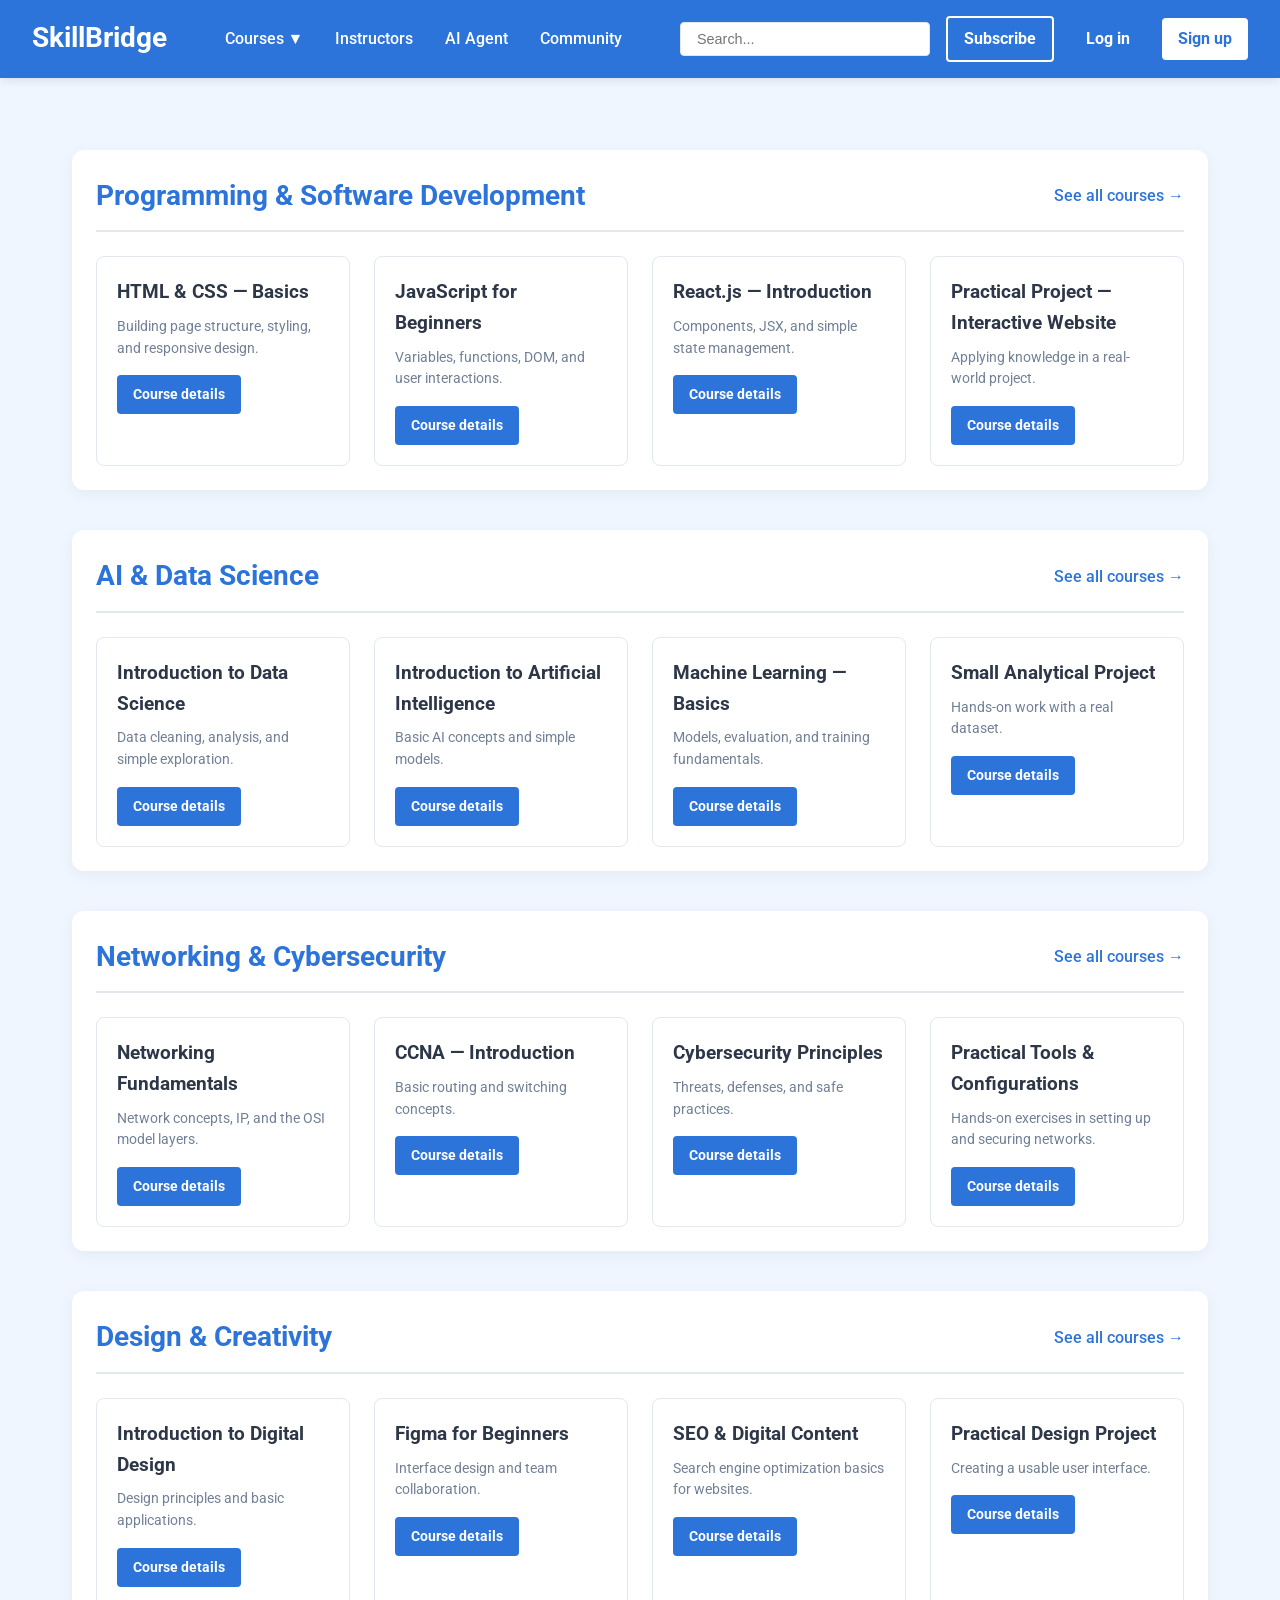
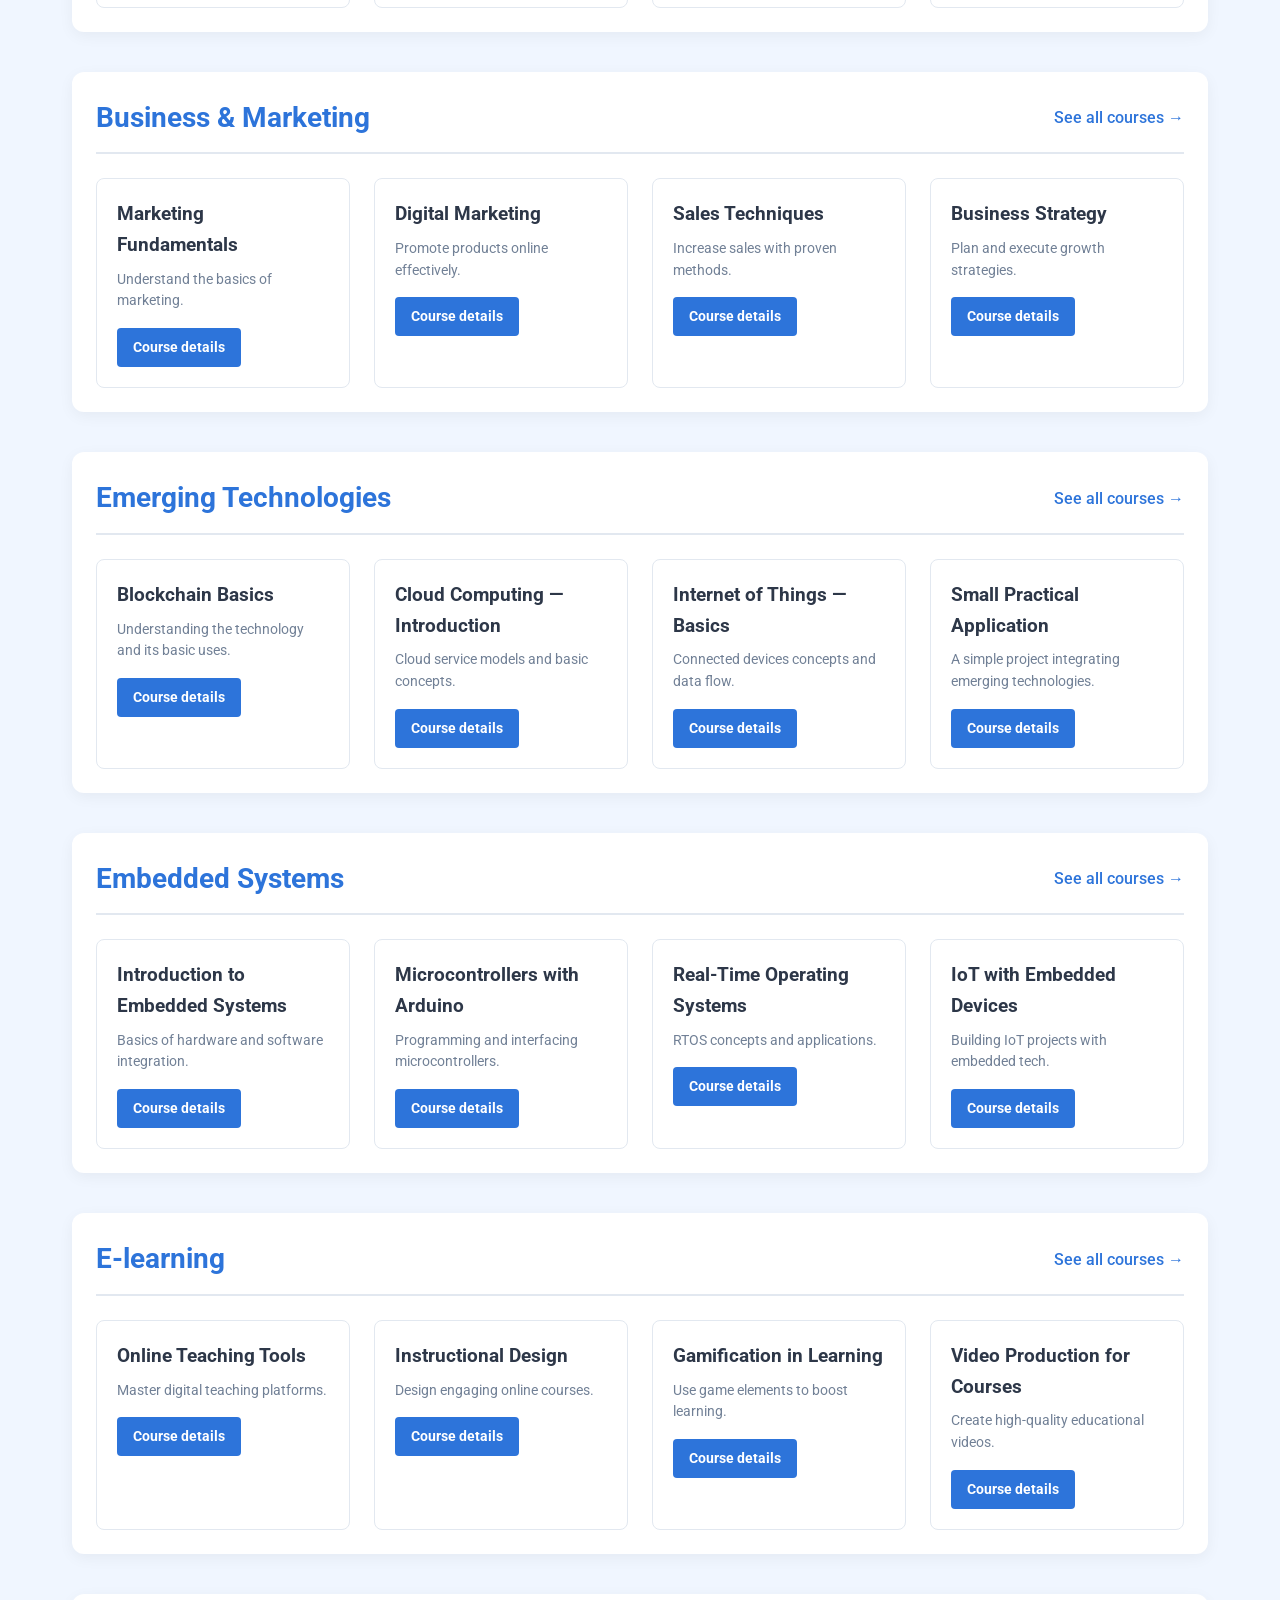
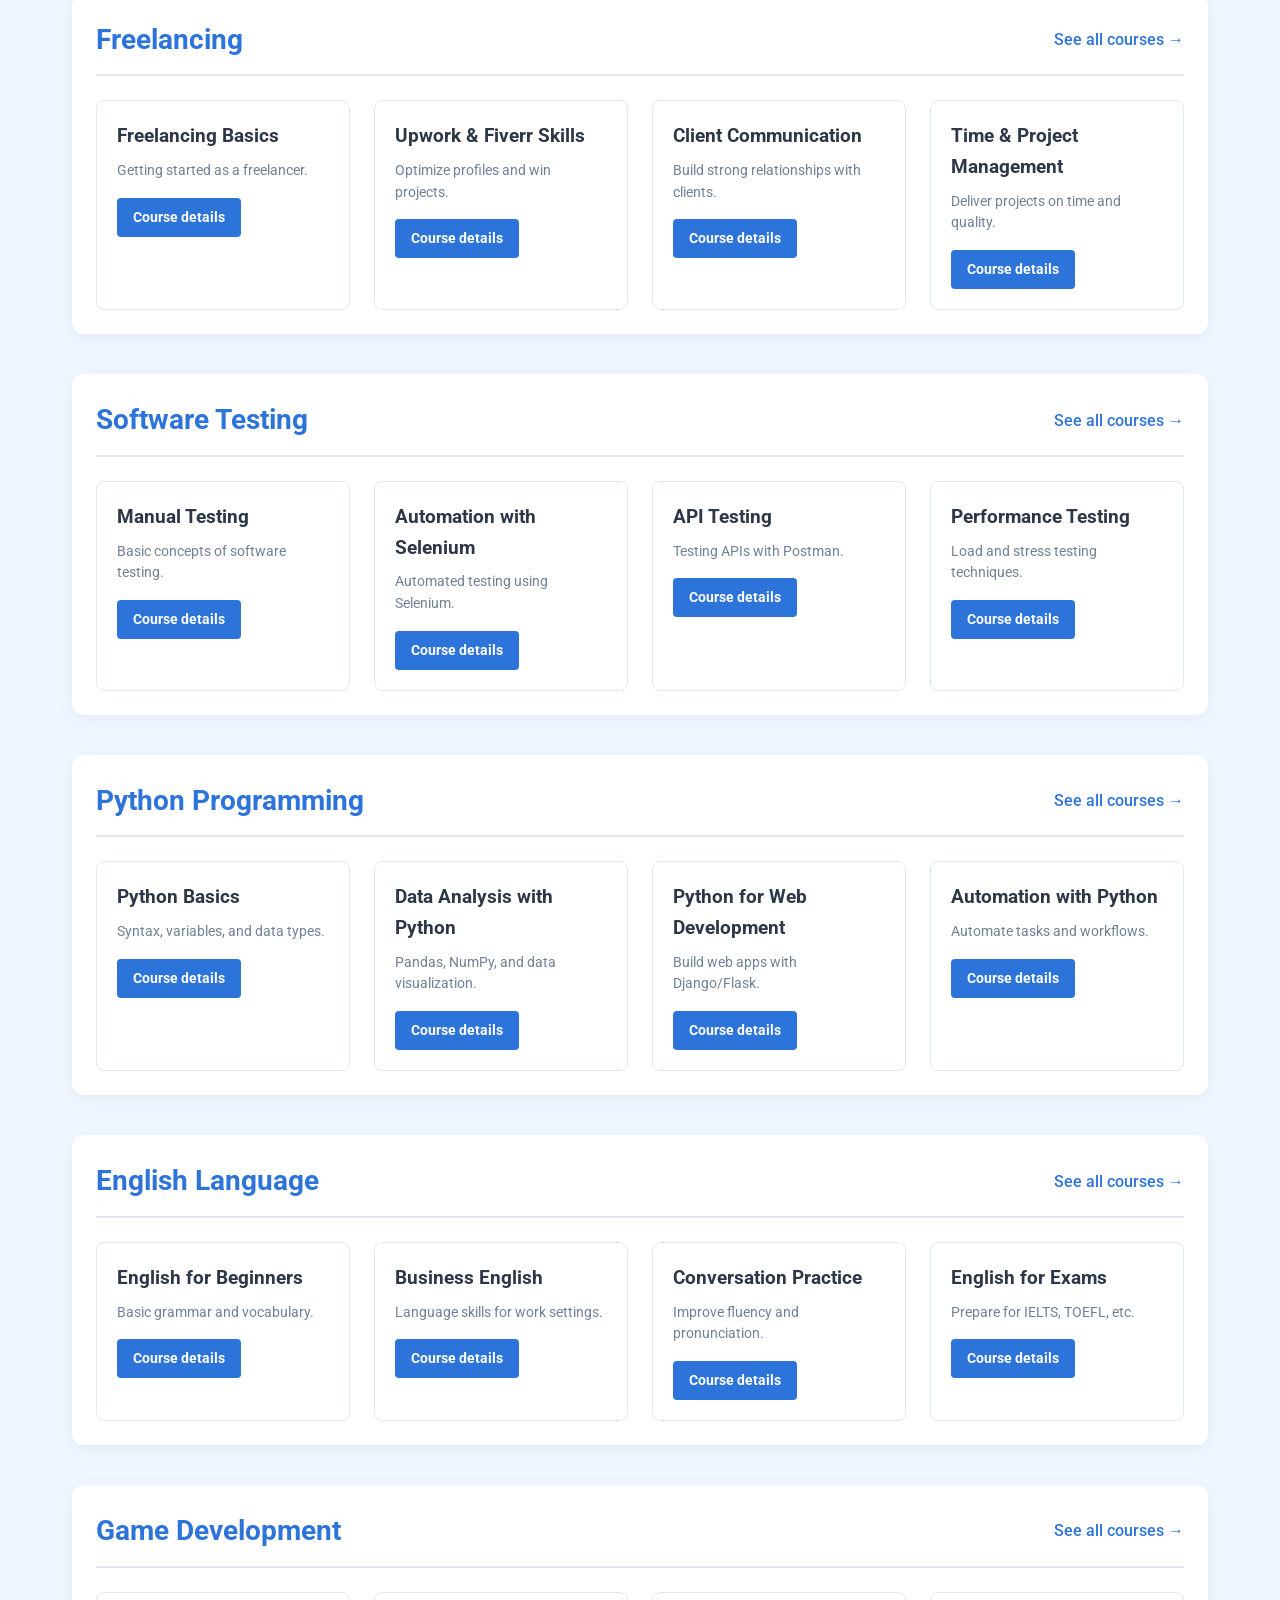
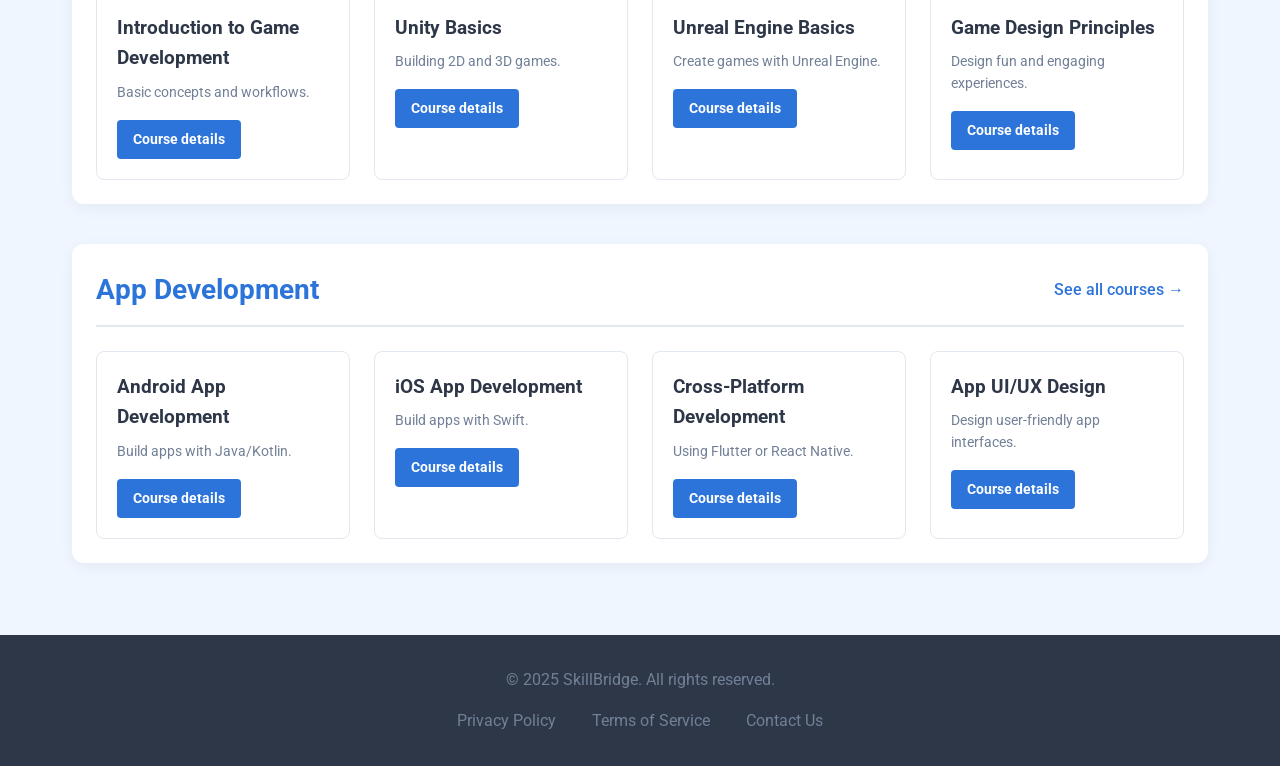
<file: Courses.html>
<!doctype html>
<html lang="en" dir="ltr">
<head>
  <meta charset="utf-8" />
  <meta name="viewport" content="width=device-width,initial-scale=1" />
  <title>Courses - SkillBridge</title>
  <link rel="stylesheet" href="Courses.css">
  <link href="https://fonts.googleapis.com/css2?family=Roboto:wght@400;500;700&display=swap" rel="stylesheet">
</head>
<body>

<header class="navbar">
  <div class="logo">SkillBridge</div>
  <nav class="nav-links">
    <div class="dropdown">
      <a href="#" aria-haspopup="true" aria-expanded="false">Courses ▼</a>
      <div class="dropdown-content">
        <a href="#track-programming">Programming & Software Development</a>
        <a href="#track-ai">AI & Data Science</a>
        <a href="#track-network">Networking & Cybersecurity</a>
        <a href="#track-design">Design & Creativity</a>
        <a href="#track-businessmarketing">Business & Marketing</a>
        <a href="#track-emerging">Emerging Technologies</a>
        <a href="#track-embedded">Embedded Systems</a>
        <a href="#track-elearning">E-learning</a>
        <a href="#track-freelancing">Freelancing</a>
        <a href="#track-testing">Software Testing</a>
        <a href="#track-python">Python Programming</a>
        <a href="#track-english">English Language</a>
        <a href="#track-gamedev">Game Development</a>
        <a href="#track-appdev">App Development</a>
      </div>
    </div>
    <a href="Teacher.html">Instructors</a>
    <a href="Community.html">AI Agent</a>
    <a href="Community.html">Community</a>
  </nav>

  <div class="search-login">
    <input type="text" placeholder="Search..." aria-label="Search courses">
    <a href="#" class="subscribe-btn">Subscribe</a>
    <a href="login.html" class="login-btn">Log in</a>
    <a href="signup.html" class="signup-btn">Sign up</a>
  </div>
</header>

<main class="content">
  <section id="track-programming" class="track-section">
    <header class="track-header">
      <h2>Programming &amp; Software Development</h2>
      <a class="see-more" href="Courses/Tracks/Web_Development.html">See all courses &rarr;</a>
    </header>
    <div class="courses-grid">
      <article class="course-card">
        <h3>HTML &amp; CSS — Basics</h3>
        <p>Building page structure, styling, and responsive design.</p>
        <a class="course-btn" href="#">Course details</a>
      </article>
      <article class="course-card">
        <h3>JavaScript for Beginners</h3>
        <p>Variables, functions, DOM, and user interactions.</p>
        <a class="course-btn" href="#">Course details</a>
      </article>
      <article class="course-card">
        <h3>React.js — Introduction</h3>
        <p>Components, JSX, and simple state management.</p>
        <a class="course-btn" href="#">Course details</a>
      </article>
      <article class="course-card">
        <h3>Practical Project — Interactive Website</h3>
        <p>Applying knowledge in a real-world project.</p>
        <a class="course-btn" href="#">Course details</a>
      </article>
    </div>
  </section>

  <section id="track-ai" class="track-section">
    <header class="track-header">
      <h2>AI &amp; Data Science</h2>
      <a class="see-more" href="#">See all courses &rarr;</a>
    </header>
    <div class="courses-grid">
      <article class="course-card">
        <h3>Introduction to Data Science</h3>
        <p>Data cleaning, analysis, and simple exploration.</p>
        <a class="course-btn" href="#">Course details</a>
      </article>
      <article class="course-card">
        <h3>Introduction to Artificial Intelligence</h3>
        <p>Basic AI concepts and simple models.</p>
        <a class="course-btn" href="#">Course details</a>
      </article>
      <article class="course-card">
        <h3>Machine Learning — Basics</h3>
        <p>Models, evaluation, and training fundamentals.</p>
        <a class="course-btn" href="#">Course details</a>
      </article>
      <article class="course-card">
        <h3>Small Analytical Project</h3>
        <p>Hands-on work with a real dataset.</p>
        <a class="course-btn" href="#">Course details</a>
      </article>
    </div>
  </section>

  <section id="track-network" class="track-section">
    <header class="track-header">
      <h2>Networking &amp; Cybersecurity</h2>
      <a class="see-more" href="#">See all courses &rarr;</a>
    </header>
    <div class="courses-grid">
      <article class="course-card">
        <h3>Networking Fundamentals</h3>
        <p>Network concepts, IP, and the OSI model layers.</p>
        <a class="course-btn" href="#">Course details</a>
      </article>
      <article class="course-card">
        <h3>CCNA — Introduction</h3>
        <p>Basic routing and switching concepts.</p>
        <a class="course-btn" href="#">Course details</a>
      </article>
      <article class="course-card">
        <h3>Cybersecurity Principles</h3>
        <p>Threats, defenses, and safe practices.</p>
        <a class="course-btn" href="#">Course details</a>
      </article>
      <article class="course-card">
        <h3>Practical Tools &amp; Configurations</h3>
        <p>Hands-on exercises in setting up and securing networks.</p>
        <a class="course-btn" href="#">Course details</a>
      </article>
    </div>
  </section>

  <section id="track-design" class="track-section">
    <header class="track-header">
      <h2>Design &amp; Creativity</h2>
      <a class="see-more" href="#">See all courses &rarr;</a>
    </header>
    <div class="courses-grid">
      <article class="course-card">
        <h3>Introduction to Digital Design</h3>
        <p>Design principles and basic applications.</p>
        <a class="course-btn" href="#">Course details</a>
      </article>
      <article class="course-card">
        <h3>Figma for Beginners</h3>
        <p>Interface design and team collaboration.</p>
        <a class="course-btn" href="#">Course details</a>
      </article>
      <article class="course-card">
        <h3>SEO &amp; Digital Content</h3>
        <p>Search engine optimization basics for websites.</p>
        <a class="course-btn" href="#">Course details</a>
      </article>
      <article class="course-card">
        <h3>Practical Design Project</h3>
        <p>Creating a usable user interface.</p>
        <a class="course-btn" href="#">Course details</a>
      </article>
    </div>
  </section>

  <section id="track-businessmarketing" class="track-section">
    <header class="track-header">
      <h2>Business &amp; Marketing</h2>
      <a class="see-more" href="#">See all courses &rarr;</a>
    </header>
    <div class="courses-grid">
      <article class="course-card">
        <h3>Marketing Fundamentals</h3>
        <p>Understand the basics of marketing.</p>
        <a class="course-btn" href="#">Course details</a>
      </article>
      <article class="course-card">
        <h3>Digital Marketing</h3>
        <p>Promote products online effectively.</p>
        <a class="course-btn" href="#">Course details</a>
      </article>
      <article class="course-card">
        <h3>Sales Techniques</h3>
        <p>Increase sales with proven methods.</p>
        <a class="course-btn" href="#">Course details</a>
      </article>
      <article class="course-card">
        <h3>Business Strategy</h3>
        <p>Plan and execute growth strategies.</p>
        <a class="course-btn" href="#">Course details</a>
      </article>
    </div>
  </section>

  <section id="track-emerging" class="track-section">
    <header class="track-header">
      <h2>Emerging Technologies</h2>
      <a class="see-more" href="#">See all courses &rarr;</a>
    </header>
    <div class="courses-grid">
      <article class="course-card">
        <h3>Blockchain Basics</h3>
        <p>Understanding the technology and its basic uses.</p>
        <a class="course-btn" href="#">Course details</a>
      </article>
      <article class="course-card">
        <h3>Cloud Computing — Introduction</h3>
        <p>Cloud service models and basic concepts.</p>
        <a class="course-btn" href="#">Course details</a>
      </article>
      <article class="course-card">
        <h3>Internet of Things — Basics</h3>
        <p>Connected devices concepts and data flow.</p>
        <a class="course-btn" href="#">Course details</a>
      </article>
      <article class="course-card">
        <h3>Small Practical Application</h3>
        <p>A simple project integrating emerging technologies.</p>
        <a class="course-btn" href="#">Course details</a>
      </article>
    </div>
  </section>

  <section id="track-embedded" class="track-section">
    <header class="track-header">
      <h2>Embedded Systems</h2>
      <a class="see-more" href="#">See all courses &rarr;</a>
    </header>
    <div class="courses-grid">
      <article class="course-card">
        <h3>Introduction to Embedded Systems</h3>
        <p>Basics of hardware and software integration.</p>
        <a class="course-btn" href="#">Course details</a>
      </article>
      <article class="course-card">
        <h3>Microcontrollers with Arduino</h3>
        <p>Programming and interfacing microcontrollers.</p>
        <a class="course-btn" href="#">Course details</a>
      </article>
      <article class="course-card">
        <h3>Real-Time Operating Systems</h3>
        <p>RTOS concepts and applications.</p>
        <a class="course-btn" href="#">Course details</a>
      </article>
      <article class="course-card">
        <h3>IoT with Embedded Devices</h3>
        <p>Building IoT projects with embedded tech.</p>
        <a class="course-btn" href="#">Course details</a>
      </article>
    </div>
  </section>

  <section id="track-elearning" class="track-section">
    <header class="track-header">
      <h2>E-learning</h2>
      <a class="see-more" href="#">See all courses &rarr;</a>
    </header>
    <div class="courses-grid">
      <article class="course-card">
        <h3>Online Teaching Tools</h3>
        <p>Master digital teaching platforms.</p>
        <a class="course-btn" href="#">Course details</a>
      </article>
      <article class="course-card">
        <h3>Instructional Design</h3>
        <p>Design engaging online courses.</p>
        <a class="course-btn" href="#">Course details</a>
      </article>
      <article class="course-card">
        <h3>Gamification in Learning</h3>
        <p>Use game elements to boost learning.</p>
        <a class="course-btn" href="#">Course details</a>
      </article>
      <article class="course-card">
        <h3>Video Production for Courses</h3>
        <p>Create high-quality educational videos.</p>
        <a class="course-btn" href="#">Course details</a>
      </article>
    </div>
  </section>

  <section id="track-freelancing" class="track-section">
    <header class="track-header">
      <h2>Freelancing</h2>
      <a class="see-more" href="#">See all courses &rarr;</a>
    </header>
    <div class="courses-grid">
      <article class="course-card">
        <h3>Freelancing Basics</h3>
        <p>Getting started as a freelancer.</p>
        <a class="course-btn" href="#">Course details</a>
      </article>
      <article class="course-card">
        <h3>Upwork &amp; Fiverr Skills</h3>
        <p>Optimize profiles and win projects.</p>
        <a class="course-btn" href="#">Course details</a>
      </article>
      <article class="course-card">
        <h3>Client Communication</h3>
        <p>Build strong relationships with clients.</p>
        <a class="course-btn" href="#">Course details</a>
      </article>
      <article class="course-card">
        <h3>Time &amp; Project Management</h3>
        <p>Deliver projects on time and quality.</p>
        <a class="course-btn" href="#">Course details</a>
      </article>
    </div>
  </section>

  <section id="track-testing" class="track-section">
    <header class="track-header">
      <h2>Software Testing</h2>
      <a class="see-more" href="#">See all courses &rarr;</a>
    </header>
    <div class="courses-grid">
      <article class="course-card">
        <h3>Manual Testing</h3>
        <p>Basic concepts of software testing.</p>
        <a class="course-btn" href="#">Course details</a>
      </article>
      <article class="course-card">
        <h3>Automation with Selenium</h3>
        <p>Automated testing using Selenium.</p>
        <a class="course-btn" href="#">Course details</a>
      </article>
      <article class="course-card">
        <h3>API Testing</h3>
        <p>Testing APIs with Postman.</p>
        <a class="course-btn" href="#">Course details</a>
      </article>
      <article class="course-card">
        <h3>Performance Testing</h3>
        <p>Load and stress testing techniques.</p>
        <a class="course-btn" href="#">Course details</a>
      </article>
    </div>
  </section>

  <section id="track-python" class="track-section">
    <header class="track-header">
      <h2>Python Programming</h2>
      <a class="see-more" href="#">See all courses &rarr;</a>
    </header>
    <div class="courses-grid">
      <article class="course-card">
        <h3>Python Basics</h3>
        <p>Syntax, variables, and data types.</p>
        <a class="course-btn" href="Courses/Courses/Python.html">Course details</a>
      </article>
      <article class="course-card">
        <h3>Data Analysis with Python</h3>
        <p>Pandas, NumPy, and data visualization.</p>
        <a class="course-btn" href="#">Course details</a>
      </article>
      <article class="course-card">
        <h3>Python for Web Development</h3>
        <p>Build web apps with Django/Flask.</p>
        <a class="course-btn" href="#">Course details</a>
      </article>
      <article class="course-card">
        <h3>Automation with Python</h3>
        <p>Automate tasks and workflows.</p>
        <a class="course-btn" href="#">Course details</a>
      </article>
    </div>
  </section>

  <section id="track-english" class="track-section">
    <header class="track-header">
      <h2>English Language</h2>
      <a class="see-more" href="#">See all courses &rarr;</a>
    </header>
    <div class="courses-grid">
      <article class="course-card">
        <h3>English for Beginners</h3>
        <p>Basic grammar and vocabulary.</p>
        <a class="course-btn" href="#">Course details</a>
      </article>
      <article class="course-card">
        <h3>Business English</h3>
        <p>Language skills for work settings.</p>
        <a class="course-btn" href="#">Course details</a>
      </article>
      <article class="course-card">
        <h3>Conversation Practice</h3>
        <p>Improve fluency and pronunciation.</p>
        <a class="course-btn" href="#">Course details</a>
      </article>
      <article class="course-card">
        <h3>English for Exams</h3>
        <p>Prepare for IELTS, TOEFL, etc.</p>
        <a class="course-btn" href="#">Course details</a>
      </article>
    </div>
  </section>

  <section id="track-gamedev" class="track-section">
    <header class="track-header">
      <h2>Game Development</h2>
      <a class="see-more" href="#">See all courses &rarr;</a>
    </header>
    <div class="courses-grid">
      <article class="course-card">
        <h3>Introduction to Game Development</h3>
        <p>Basic concepts and workflows.</p>
        <a class="course-btn" href="#">Course details</a>
      </article>
      <article class="course-card">
        <h3>Unity Basics</h3>
        <p>Building 2D and 3D games.</p>
        <a class="course-btn" href="#">Course details</a>
      </article>
      <article class="course-card">
        <h3>Unreal Engine Basics</h3>
        <p>Create games with Unreal Engine.</p>
        <a class="course-btn" href="#">Course details</a>
      </article>
      <article class="course-card">
        <h3>Game Design Principles</h3>
        <p>Design fun and engaging experiences.</p>
        <a class="course-btn" href="#">Course details</a>
      </article>
    </div>
  </section>

  <section id="track-appdev" class="track-section">
    <header class="track-header">
      <h2>App Development</h2>
      <a class="see-more" href="#">See all courses &rarr;</a>
    </header>
    <div class="courses-grid">
      <article class="course-card">
        <h3>Android App Development</h3>
        <p>Build apps with Java/Kotlin.</p>
        <a class="course-btn" href="#">Course details</a>
      </article>
      <article class="course-card">
        <h3>iOS App Development</h3>
        <p>Build apps with Swift.</p>
        <a class="course-btn" href="#">Course details</a>
      </article>
      <article class="course-card">
        <h3>Cross-Platform Development</h3>
        <p>Using Flutter or React Native.</p>
        <a class="course-btn" href="#">Course details</a>
      </article>
      <article class="course-card">
        <h3>App UI/UX Design</h3>
        <p>Design user-friendly app interfaces.</p>
        <a class="course-btn" href="#">Course details</a>
      </article>
    </div>
  </section>

</main>

<footer class="site-footer">
  <div class="footer-container">
    <p>&copy; 2025 SkillBridge. All rights reserved.</p>
    <div class="footer-links">
      <a href="#">Privacy Policy</a>
      <a href="#">Terms of Service</a>
      <a href="#">Contact Us</a>
    </div>
  </div>
</footer>
</body>
</html>
</file>
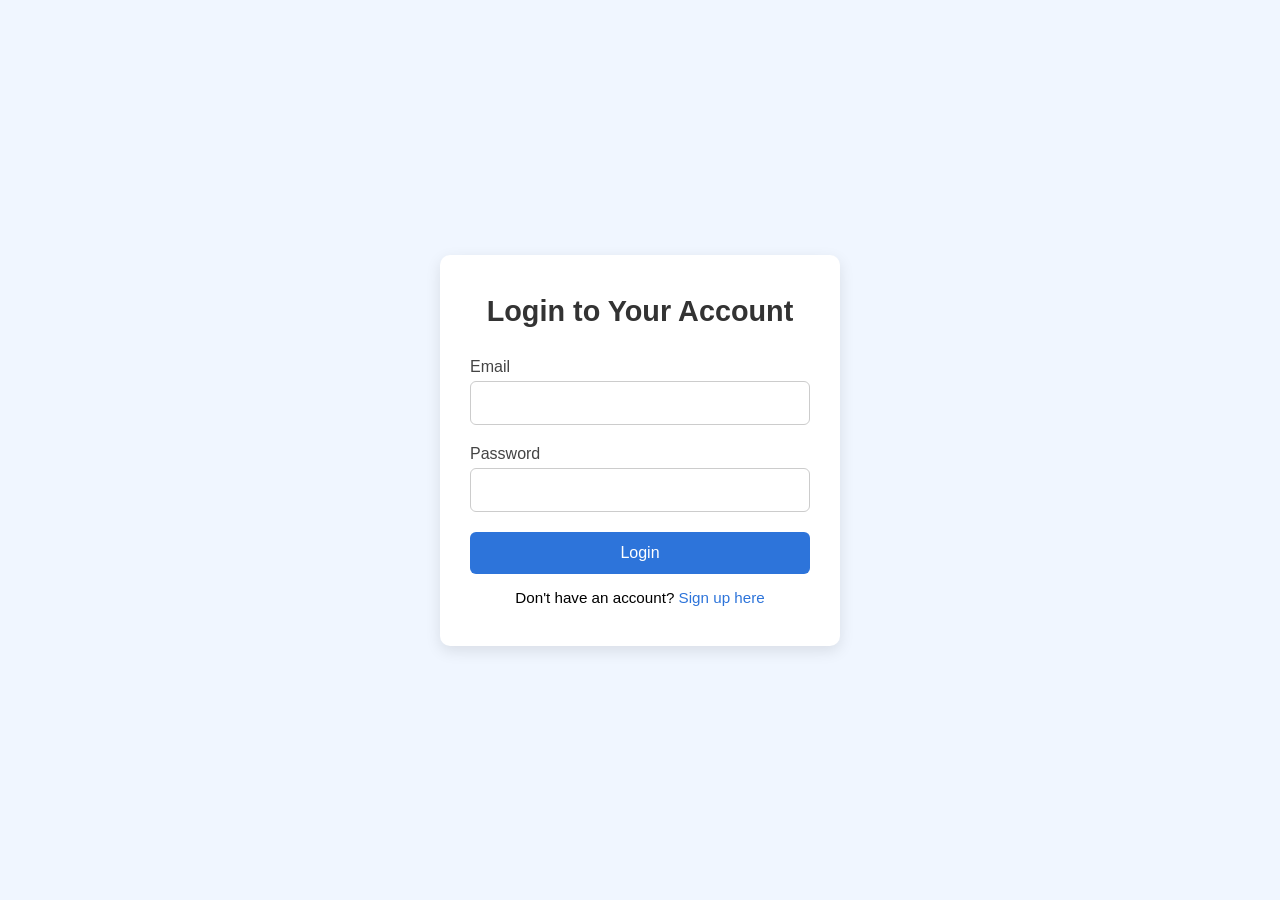
<file: login.html>
<!DOCTYPE html>
<html lang="en">
<head>
  <meta charset="UTF-8" />
  <meta name="viewport" content="width=device-width, initial-scale=1.0"/>
  <title>Login | Learn. Qualify. Work.</title>
  <link rel="stylesheet" href="login.css" />
</head>
<body>
  <div class="login-container">
    <h2>Login to Your Account</h2>
    <form action="#" method="post">
      <label for="email">Email</label>
      <input type="email" id="email" name="email" required />

      <label for="password">Password</label>
      <input type="password" id="password" name="password" required />

      <button type="submit">Login</button>
      <p class="signup-link">Don't have an account? <a href="#">Sign up here</a></p>
    </form>
  </div>
</body>
</html>
</file>
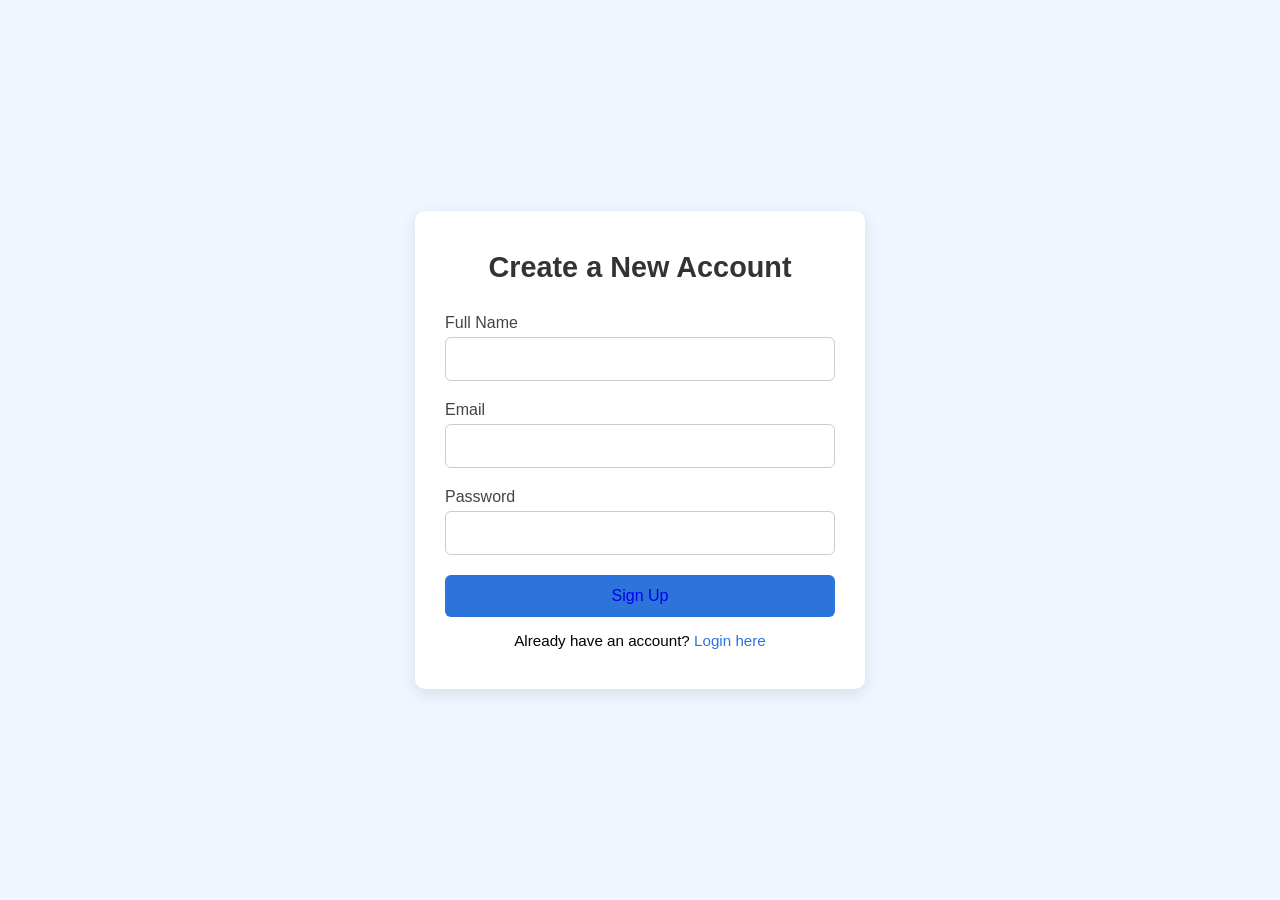
<file: signup.html>
<!DOCTYPE html>
<html lang="en">
<head>
  <meta charset="UTF-8" />
  <meta name="viewport" content="width=device-width, initial-scale=1.0"/>
  <title>Sign Up | Learn. Qualify. Work.</title>
  <link rel="stylesheet" href="signup.css" />
</head>
<body>
  <div class="signup-container">
    <h2>Create a New Account</h2>
    <form action="#" method="post">
      <label for="fullname">Full Name</label>
      <input type="text" id="fullname" name="fullname" required />

      <label for="email">Email</label>
      <input type="email" id="email" name="email" required />

      <label for="password">Password</label>
      <input type="password" id="password" name="password" required />

      <button type="submit"><a href="Courses.html" style="text-decoration: none;">Sign Up</a></button>
      <p class="login-link">Already have an account? <a href="login.html">Login here</a></p>
    </form>
  </div>
</body>
</html>
</file>
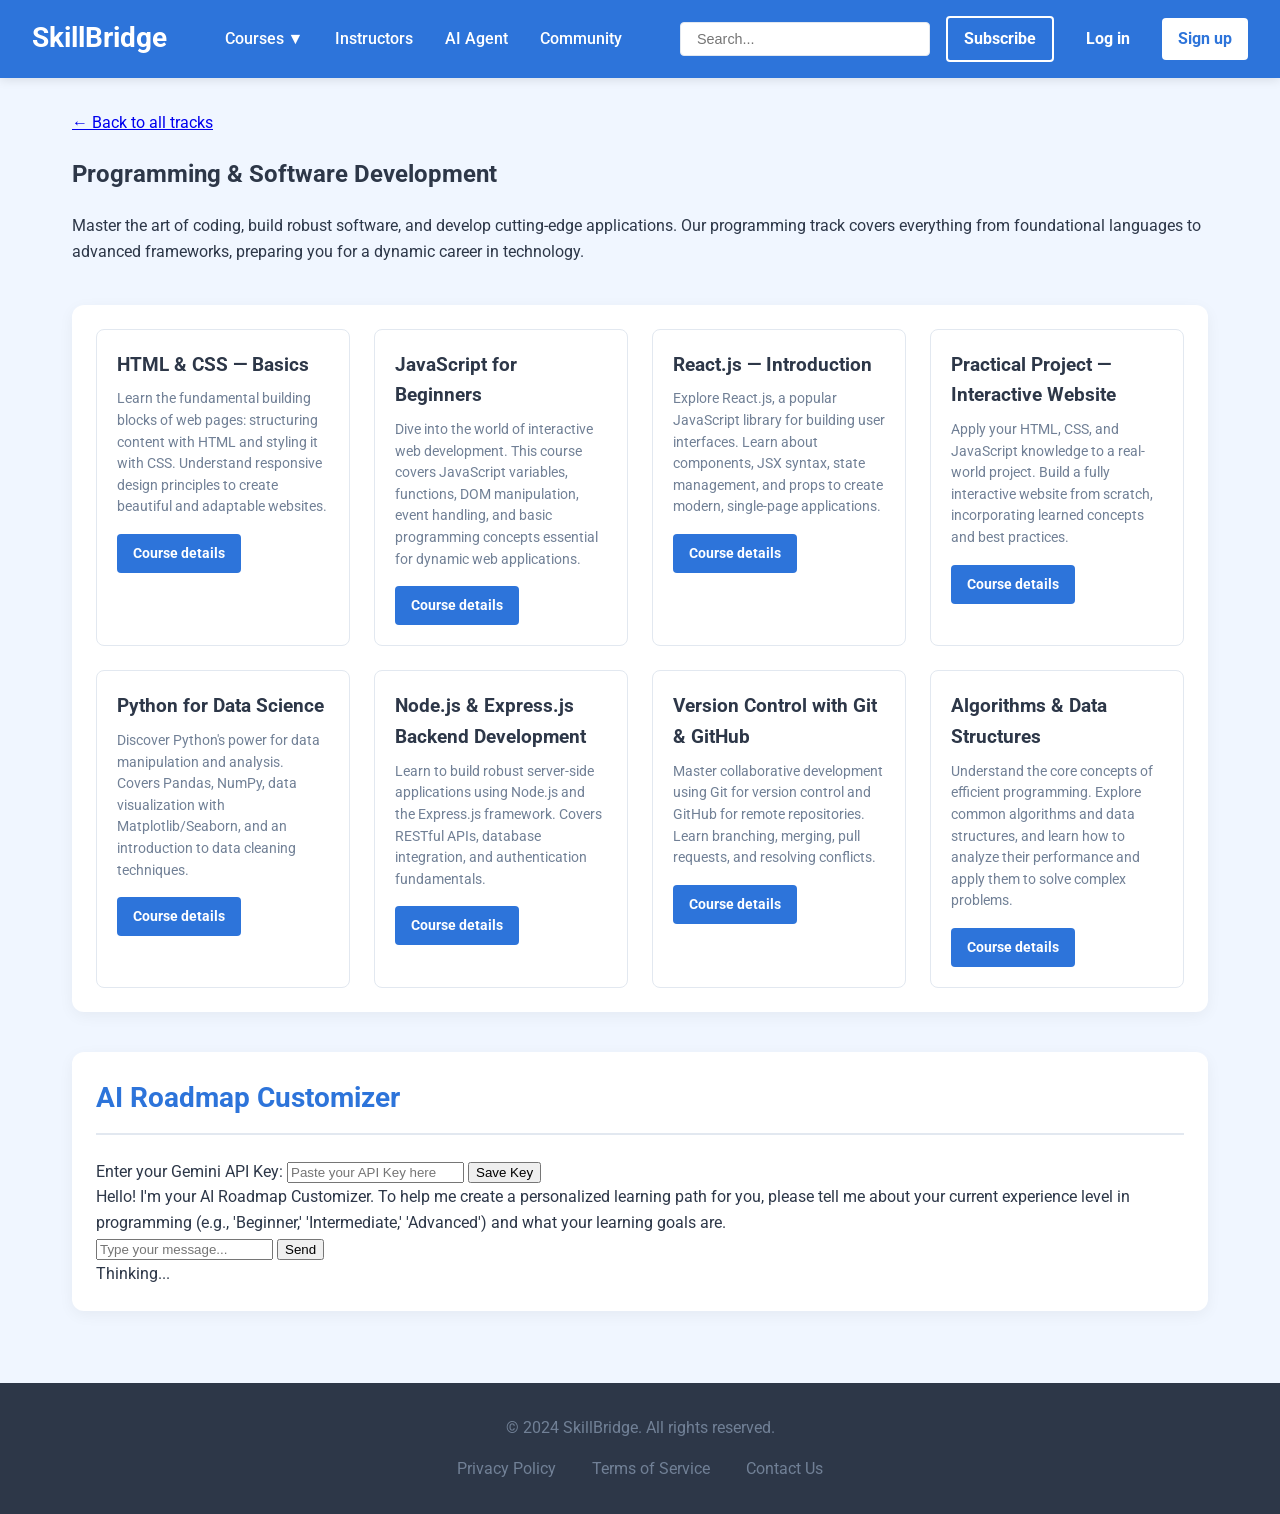
<file: Courses/Tracks/Web_Development.html>
<!doctype html>
<html lang="en" dir="ltr">
<head>
  <meta charset="utf-8" />
  <meta name="viewport" content="width=device-width,initial-scale=1" />
  <title>Programming & Software Development Courses - SkillBridge</title>
  <link rel="stylesheet" href="../../Courses.css">
  <link href="https://fonts.googleapis.com/css2?family=Roboto:wght@400;500;700&display=swap" rel="stylesheet">
</head>
<body>

<header class="navbar">
  <div class="logo">SkillBridge</div>
  <nav class="nav-links">
    <div class="dropdown">
      <a href="test.html" aria-haspopup="true" aria-expanded="false">Courses ▼</a>
      <div class="dropdown-content">
        <a href="test.html#track-programming">Programming &amp; Software Development</a>
        <a href="test.html#track-ai">AI &amp; Data Science</a>
        <a href="test.html#track-network">Networking &amp; Cybersecurity</a>
        <a href="test.html#track-design">Design &amp; Creativity</a>
        <a href="test.html#track-businessmarketing">Business &amp; Marketing</a>
        <a href="test.html#track-emerging">Emerging Technologies</a>
        <a href="test.html#track-embedded">Embedded Systems</a>
        <a href="test.html#track-elearning">E-learning</a>
        <a href="test.html#track-freelancing">Freelancing</a>
        <a href="test.html#track-testing">Software Testing</a>
        <a href="test.html#track-python">Python Programming</a>
        <a href="test.html#track-english">English Language</a>
        <a href="test.html#track-gamedev">Game Development</a>
        <a href="test.html#track-appdev">App Development</a>
      </div>
    </div>
    <a href="../../Teacher.html">Instructors</a>
    <a href="../../Community.html">AI Agent</a>
    <a href="../../Community.html">Community</a>
  </nav>

  <div class="search-login">
    <input type="text" placeholder="Search..." aria-label="Search courses">
    <a href="#" class="subscribe-btn">Subscribe</a>
    <a href="../../login.html" class="login-btn">Log in</a>
    <a href="../../signup.html" class="signup-btn">Sign up</a>
  </div>
</header>

<main class="content">
  <section class="track-page-header">
    <a href="../../Courses.html" class="back-to-tracks">&larr; Back to all tracks</a>
    <h1>Programming & Software Development</h1>
    <p class="track-description">Master the art of coding, build robust software, and develop cutting-edge applications. Our programming track covers everything from foundational languages to advanced frameworks, preparing you for a dynamic career in technology.</p>
  </section>

  <section class="track-section all-courses-view">
    <div class="courses-grid">
      <article class="course-card">
        <h3>HTML &amp; CSS — Basics</h3>
        <p>Learn the fundamental building blocks of web pages: structuring content with HTML and styling it with CSS. Understand responsive design principles to create beautiful and adaptable websites.</p>
        <a class="course-btn" href="#">Course details</a>
      </article>
      <article class="course-card">
        <h3>JavaScript for Beginners</h3>
        <p>Dive into the world of interactive web development. This course covers JavaScript variables, functions, DOM manipulation, event handling, and basic programming concepts essential for dynamic web applications.</p>
        <a class="course-btn" href="#">Course details</a>
      </article>
      <article class="course-card">
        <h3>React.js — Introduction</h3>
        <p>Explore React.js, a popular JavaScript library for building user interfaces. Learn about components, JSX syntax, state management, and props to create modern, single-page applications.</p>
        <a class="course-btn" href="#">Course details</a>
      </article>
      <article class="course-card">
        <h3>Practical Project — Interactive Website</h3>
        <p>Apply your HTML, CSS, and JavaScript knowledge to a real-world project. Build a fully interactive website from scratch, incorporating learned concepts and best practices.</p>
        <a class="course-btn" href="#">Course details</a>
      </article>
      <article class="course-card">
        <h3>Python for Data Science</h3>
        <p>Discover Python's power for data manipulation and analysis. Covers Pandas, NumPy, data visualization with Matplotlib/Seaborn, and an introduction to data cleaning techniques.</p>
        <a class="course-btn" href="#">Course details</a>
      </article>
      <article class="course-card">
        <h3>Node.js &amp; Express.js Backend Development</h3>
        <p>Learn to build robust server-side applications using Node.js and the Express.js framework. Covers RESTful APIs, database integration, and authentication fundamentals.</p>
        <a class="course-btn" href="#">Course details</a>
      </article>
      <article class="course-card">
        <h3>Version Control with Git &amp; GitHub</h3>
        <p>Master collaborative development using Git for version control and GitHub for remote repositories. Learn branching, merging, pull requests, and resolving conflicts.</p>
        <a class="course-btn" href="#">Course details</a>
      </article>
      <article class="course-card">
        <h3>Algorithms &amp; Data Structures</h3>
        <p>Understand the core concepts of efficient programming. Explore common algorithms and data structures, and learn how to analyze their performance and apply them to solve complex problems.</p>
        <a class="course-btn" href="#">Course details</a>
      </article>
    </div>
  </section>

  <section class="track-section ai-chatbot-section">
    <header class="track-header">
      <h2>AI Roadmap Customizer</h2>
    </header>
    <div class="chatbot-container">
      <div class="api-key-input-container">
        <label for="api-key-input">Enter your Gemini API Key:</label>
        <input type="password" id="api-key-input" placeholder="Paste your API Key here" aria-label="Gemini API Key">
        <button id="save-api-key-button">Save Key</button>
        <span id="api-key-status"></span>
      </div>
      <div class="chat-history" id="chat-history">
        <div class="chat-message ai-message">
          Hello! I'm your AI Roadmap Customizer. To help me create a personalized learning path for you, please tell me about your current experience level in programming (e.g., 'Beginner,' 'Intermediate,' 'Advanced') and what your learning goals are.
        </div>
      </div>
      <div class="chat-input-area">
        <input type="text" id="user-input" placeholder="Type your message..." aria-label="Your message">
        <button id="send-button">Send</button>
      </div>
      <div id="loading-indicator" class="loading-indicator hidden">
        <div class="spinner"></div> Thinking...
      </div>
    </div>
  </section>

</main>

<footer class="site-footer">
  <div class="footer-container">
    <p>&copy; 2024 SkillBridge. All rights reserved.</p>
    <div class="footer-links">
      <a href="#">Privacy Policy</a>
      <a href="#">Terms of Service</a>
      <a href="#">Contact Us</a>
    </div>
  </div>
</footer>

<script type="module">
  // Firebase configuration variables (globally available in Canvas environment)
  const appId = typeof __app_id !== 'undefined' ? __app_id : 'default-app-id';
  const firebaseConfig = typeof __firebase_config !== 'undefined' ? JSON.parse(__firebase_config) : {};
  const initialAuthToken = typeof __initial_auth_token !== 'undefined' ? __initial_auth_token : null;

  // Chatbot DOM elements
  const chatHistoryDiv = document.getElementById('chat-history');
  const userInput = document.getElementById('user-input');
  const sendButton = document.getElementById('send-button');
  const loadingIndicator = document.getElementById('loading-indicator');
  const apiKeyInput = document.getElementById('api-key-input');
  const saveApiKeyButton = document.getElementById('save-api-key-button');
  const apiKeyStatus = document.getElementById('api-key-status');

  let chatHistory = []; // Stores the conversation for Gemini API
  let currentApiKey = localStorage.getItem('geminiApiKey') || ''; // Load API key from local storage

  // Set initial value of API key input
  if (currentApiKey) {
    apiKeyInput.value = currentApiKey;
    apiKeyStatus.textContent = 'API Key loaded.';
    apiKeyStatus.style.color = 'green';
  }

  // Function to display messages in the chat history
  function displayMessage(sender, message) {
    const messageDiv = document.createElement('div');
    messageDiv.classList.add('chat-message');
    messageDiv.classList.add(sender === 'user' ? 'user-message' : 'ai-message');
    messageDiv.innerHTML = message.replace(/\n/g, '<br>'); // Preserve newlines for formatting
    chatHistoryDiv.appendChild(messageDiv);
    chatHistoryDiv.scrollTop = chatHistoryDiv.scrollHeight; // Scroll to bottom
  }

  // Function to call the Gemini API with exponential backoff
  async function callGeminiAPI(history, retries = 3, delay = 1000) {
    if (!currentApiKey) {
      displayMessage('ai', 'Error: Gemini API Key is not set. Please enter your API key above and click "Save Key".');
      loadingIndicator.classList.add('hidden');
      return "Error: API Key not set.";
    }

    const payload = { contents: history };
    const apiUrl = `https://generativelanguage.googleapis.com/v1beta/models/gemini-2.5-flash-preview-05-20:generateContent?key=${currentApiKey}`;

    try {
      const response = await fetch(apiUrl, {
        method: 'POST',
        headers: { 'Content-Type': 'application/json' },
        body: JSON.stringify(payload)
      });

      if (!response.ok) {
        const errorBody = await response.json(); // Attempt to parse error as JSON
        console.error(`Gemini API Error: HTTP status ${response.status} - ${response.statusText}`, errorBody);
        
        let errorMessage = `Failed to fetch from Gemini API: ${response.status} ${response.statusText}`;
        if (errorBody && errorBody.error && errorBody.error.message) {
            errorMessage += ` - ${errorBody.error.message}`;
        } else if (typeof errorBody === 'string') {
            errorMessage += ` - ${errorBody}`;
        }
        
        if (response.status === 429 && retries > 0) {
          // Too many requests, retry with exponential backoff
          await new Promise(res => setTimeout(res, delay));
          console.warn(`Retrying API call... (attempt ${4 - retries})`);
          return callGeminiAPI(history, retries - 1, delay * 2);
        }
        throw new Error(errorMessage);
      }

      const result = await response.json();
      if (result.candidates && result.candidates.length > 0 &&
          result.candidates[0].content && result.candidates[0].content.parts &&
          result.candidates[0].content.parts.length > 0) {
        return result.candidates[0].content.parts[0].text;
      } else {
        console.error("Gemini API response structure unexpected:", result);
        return "Sorry, I couldn't generate a response due to an unexpected format from the AI. Please try again.";
      }
    } catch (error) {
      console.error('Error calling Gemini API:', error);
      return `An error occurred: ${error.message}. Please check the console for more details.`;
    }
  }

  // Function to send message and get AI response
  async function sendMessage() {
    const userMessage = userInput.value.trim();
    if (userMessage === '') return;

    displayMessage('user', userMessage);
    chatHistory.push({ role: 'user', parts: [{ text: userMessage }] });
    userInput.value = '';
    loadingIndicator.classList.remove('hidden');

    try {
      const aiResponse = await callGeminiAPI(chatHistory);
      if (aiResponse !== "Error: API Key not set.") { // Only push AI response if no API key error
         // The error message for API key is already displayed by displayMessage in callGeminiAPI
         chatHistory.push({ role: 'model', parts: [{ text: aiResponse }] });
      }
    } catch (error) {
      // Error message already displayed by callGeminiAPI's catch block
    } finally {
      loadingIndicator.classList.add('hidden');
    }
  }

  // Event listener for saving API key
  saveApiKeyButton.addEventListener('click', () => {
    const newKey = apiKeyInput.value.trim();
    if (newKey) {
      localStorage.setItem('geminiApiKey', newKey);
      currentApiKey = newKey;
      apiKeyStatus.textContent = 'API Key saved successfully!';
      apiKeyStatus.style.color = 'green';
    } else {
      localStorage.removeItem('geminiApiKey');
      currentApiKey = '';
      apiKeyStatus.textContent = 'API Key removed.';
      apiKeyStatus.style.color = 'orange';
    }
  });

  // Event listeners for chatbot interaction
  sendButton.addEventListener('click', sendMessage);
  userInput.addEventListener('keypress', function(event) {
    if (event.key === 'Enter') {
      sendMessage();
    }
  });

</script>
</body>
</html>
</file>
<file: Courses.css>
:root {
    --primary-blue: #2d74da;
    /* --primary-blue: #102a4b; */
    --light-bg: #f0f6ff;
    --white: #ffffff;
    --dark-text: #2d3748;
    --muted-text: #718096;
    --border-light: #e2e8f0;
}

/* General Styles */
* {
    box-sizing: border-box;
}

body {
    margin: 0;
    padding: 0;
    font-family: 'Roboto', sans-serif;
    background: var(--light-bg);
    color: var(--dark-text);
    line-height: 1.6;
}

.content {
    max-width: 1200px;
    margin: 0 auto;
    padding: 2rem;
}

/* Header & Navigation */
.navbar {
    display: flex;
    justify-content: space-between;
    align-items: center;
    background-color: var(--primary-blue);
    padding: 1rem 2rem;
    color: var(--white);
    position: sticky;
    top: 0;
    z-index: 1000;
    box-shadow: 0 2px 10px rgba(0, 0, 0, 0.1);
}

.logo {
    font-size: 1.75rem;
    font-weight: 700;
}

.nav-links {
    display: flex;
    align-items: center;
    gap: 2rem;
}

.nav-links a {
    color: var(--white);
    text-decoration: none;
    font-weight: 500;
    transition: color 0.2s ease-in-out;
}

.nav-links a:hover {
    color: #ffffff60;
}

.dropdown {
    position: relative;
}

.dropdown > a {
    cursor: pointer;
}

.dropdown-content {
    display: none;
    position: absolute;
    top: 100%;
    left: 0;
    background-color: var(--white);
    min-width: 250px;
    box-shadow: 0 4px 12px rgba(0, 0, 0, 0.1);
    border-radius: 0.5rem;
    padding: 0.5rem 0;
    z-index: 10;
}

.dropdown-content a {
    color: var(--dark-text);
    padding: 0.75rem 1rem;
    display: block;
    font-weight: 400;
}

.dropdown-content a:hover {
    background-color: var(--dark-text);
    color: var(--white);
}

.dropdown:hover .dropdown-content {
    display: block;
}

.search-login {
    display: flex;
    align-items: center;
    gap: 1rem;
}

.search-login input[type="text"] {
    padding: 0.5rem 1rem;
    border-radius: 0.25rem;
    border: 1px solid var(--border-light);
    width: 250px;
    font-size: 0.9rem;
    transition: border-color 0.2s;
}

.search-login input[type="text"]:focus {
    outline: none;
    border-color: var(--primary-blue);
}

.login-btn, .signup-btn, .subscribe-btn {
    text-decoration: none;
    font-weight: 700;
    padding: 0.5rem 1rem;
    border-radius: 0.25rem;
    transition: background-color 0.2s, color 0.2s;
}

.subscribe-btn {
    color: var(--white);
    background-color: transparent;
    border: 2px solid var(--white);
}

.login-btn {
    color: var(--white);
    background-color: transparent;
}

.signup-btn {
    background-color: var(--white);
    color: var(--primary-blue);
}

.subscribe-btn:hover, .login-btn:hover {
    background-color: rgba(255, 255, 255, 0.1);
}

.signup-btn:hover {
    background-color: var(--light-bg);
}

/* Main Content */
.track-section {
    margin: 2.5rem 0;
    padding: 1.5rem;
    background: var(--white);
    border-radius: 0.75rem;
    box-shadow: 0 4px 15px rgba(0, 0, 0, 0.05);
}

.track-header {
    display: flex;
    align-items: center;
    justify-content: space-between;
    margin-bottom: 1.5rem;
    border-bottom: 2px solid var(--border-light);
    padding-bottom: 0.75rem;
}

.track-header h2 {
    margin: 0;
    color: var(--primary-blue);
    font-size: 1.75rem;
    font-weight: 700;
}

.see-more {
    text-decoration: none;
    color: var(--primary-blue);
    font-weight: 500;
    transition: color 0.2s;
}

.see-more:hover {
    color: var(--primary-blue);
}

.courses-grid {
    display: grid;
    grid-template-columns: repeat(auto-fit, minmax(250px, 1fr));
    gap: 1.5rem;
}

.course-card {
    background: var(--white);
    border-radius: 0.5rem;
    padding: 1.25rem;
    border: 1px solid var(--border-light);
    transition: transform 0.2s, box-shadow 0.2s;
}

.course-card:hover {
    transform: translateY(-5px);
    box-shadow: 0 6px 20px rgba(0, 0, 0, 0.08);
}

.course-card h3 {
    margin: 0 0 0.5rem;
    font-size: 1.2rem;
    color: var(--dark-text);
}

.course-card p {
    margin: 0 0 1rem;
    color: var(--muted-text);
    font-size: 0.9rem;
    line-height: 1.5;
}

.course-btn {
    display: inline-block;
    text-decoration: none;
    padding: 0.5rem 1rem;
    border-radius: 0.25rem;
    background: var(--primary-blue);
    color: var(--white);
    font-weight: 700;
    font-size: 0.9rem;
    transition: background-color 0.2s;
}

.course-btn:hover {
    background: var(--primary-blue);
}

/* Footer */
.site-footer {
    background-color: var(--dark-text);
    color: var(--muted-text);
    padding: 2rem;
    text-align: center;
}

.footer-container {
    max-width: 1200px;
    margin: 0 auto;
}

.site-footer p {
    margin: 0;
}

.footer-links {
    margin-top: 1rem;
}

.footer-links a {
    color: var(--muted-text);
    text-decoration: none;
    margin: 0 1rem;
    transition: color 0.2s;
}

.footer-links a:hover {
    color: var(--white);
}

/* Responsive design */
@media (max-width: 768px) {
    .navbar {
        flex-direction: column;
        align-items: flex-start;
        gap: 1rem;
    }
    .nav-links, .search-login {
        flex-direction: column;
        align-items: flex-start;
        gap: 0.5rem;
        width: 100%;
    }
    .search-login input[type="text"] {
        width: 100%;
    }
    .courses-grid {
        grid-template-columns: 1fr;
    }
    .footer-links {
        display: flex;
        flex-direction: column;
        gap: 0.5rem;
    }
    .footer-links a {
        margin: 0;
    }
}
</file>
<file: login.css>
* {
  margin: 0;
  padding: 0;
  box-sizing: border-box;
  font-family: 'Segoe UI', sans-serif;
}

body {
  background-color: #f0f6ff;
  display: flex;
  align-items: center;
  justify-content: center;
  height: 100vh;
}

.login-container {
  background-color: #fff;
  padding: 40px 30px;
  border-radius: 10px;
  box-shadow: 0 5px 15px rgba(0,0,0,0.1);
  width: 100%;
  max-width: 400px;
  text-align: center;
}

.login-container h2 {
  margin-bottom: 30px;
  font-size: 1.8rem;
  color: #333;
}

form {
  display: flex;
  flex-direction: column;
}

label {
  text-align: left;
  margin-bottom: 5px;
  font-weight: 500;
  color: #444;
}

input {
  padding: 12px;
  margin-bottom: 20px;
  border: 1px solid #ccc;
  border-radius: 6px;
  font-size: 1rem;
}

button {
  background-color: #2d74da;
  color: #fff;
  padding: 12px;
  border: none;
  border-radius: 6px;
  font-size: 1rem;
  cursor: pointer;
  transition: background 0.3s ease;
}

button:hover {
  background-color: #1d5cc0;
}

.signup-link {
  margin-top: 15px;
  font-size: 0.95rem;
}

.signup-link a {
  color: #2d74da;
  text-decoration: none;
}
</file>
<file: signup.css>
* {
  margin: 0;
  padding: 0;
  box-sizing: border-box;
  font-family: 'Segoe UI', sans-serif;
}

body {
  background-color: #f0f6ff;
  display: flex;
  align-items: center;
  justify-content: center;
  height: 100vh;
}

.signup-container {
  background-color: #fff;
  padding: 40px 30px;
  border-radius: 10px;
  box-shadow: 0 5px 15px rgba(0,0,0,0.1);
  width: 100%;
  max-width: 450px;
  text-align: center;
}

.signup-container h2 {
  margin-bottom: 30px;
  font-size: 1.8rem;
  color: #333;
}

form {
  display: flex;
  flex-direction: column;
}

label {
  text-align: left;
  margin-bottom: 5px;
  font-weight: 500;
  color: #444;
}

input,
select {
  padding: 12px;
  margin-bottom: 20px;
  border: 1px solid #ccc;
  border-radius: 6px;
  font-size: 1rem;
}

button {
  background-color: #2d74da;
  color: #fff;
  padding: 12px;
  border: none;
  border-radius: 6px;
  font-size: 1rem;
  cursor: pointer;
  transition: background 0.3s ease;
}

button:hover {
  background-color: #1d5cc0;
}

.login-link {
  margin-top: 15px;
  font-size: 0.95rem;
}

.login-link a {
  color: #2d74da;
  text-decoration: none;
}
</file>
